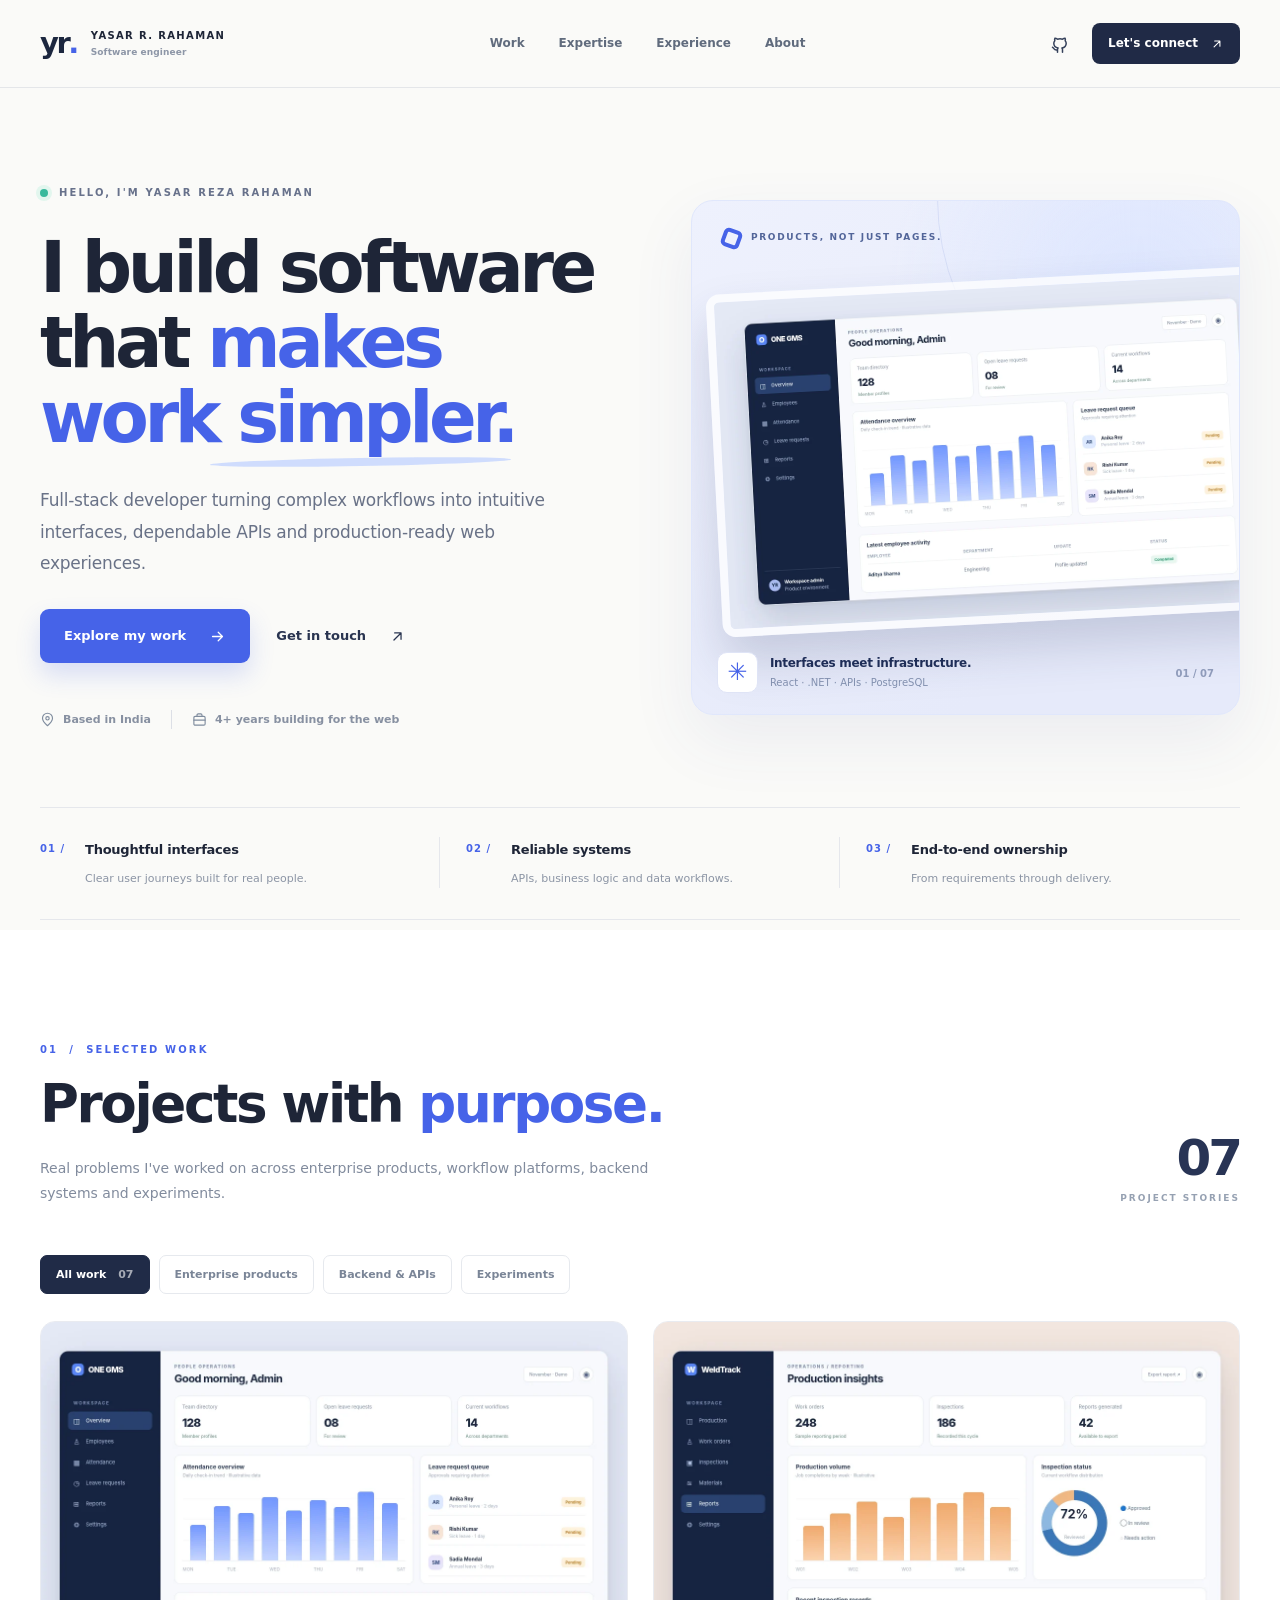
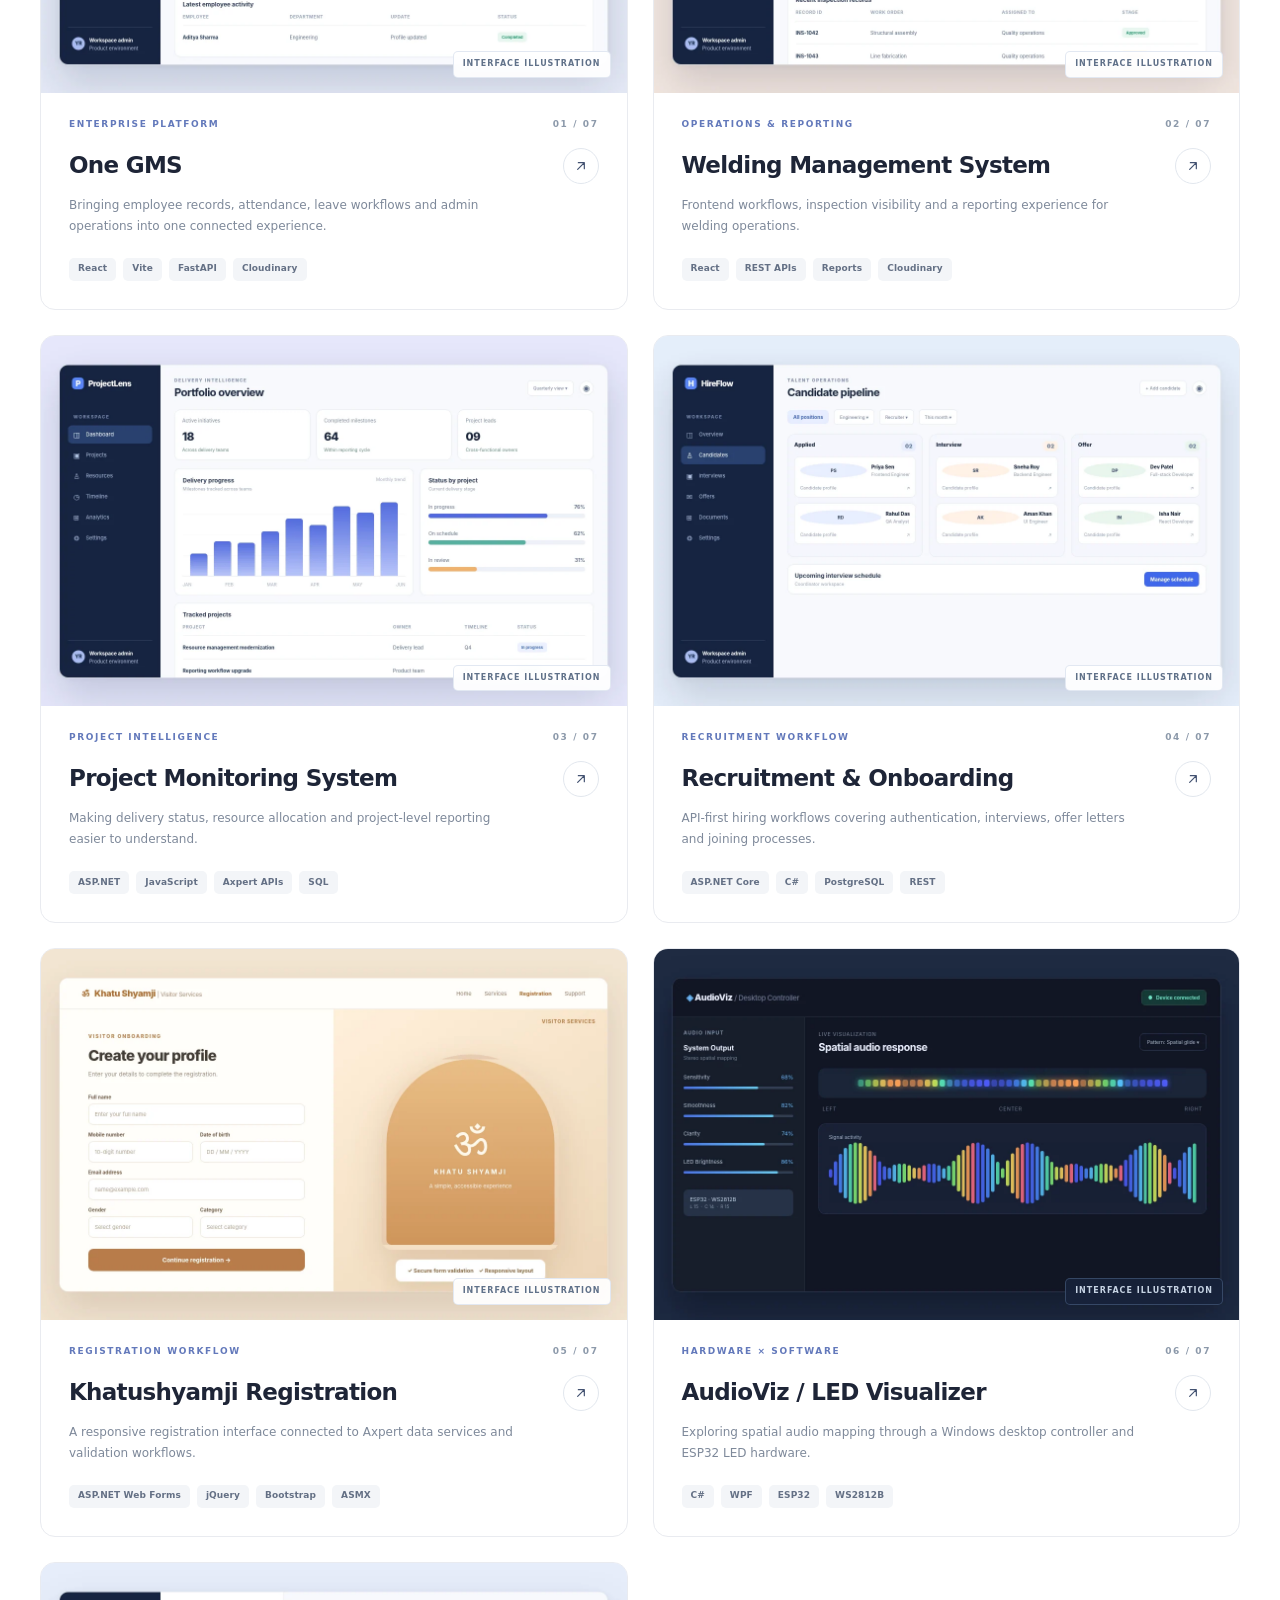
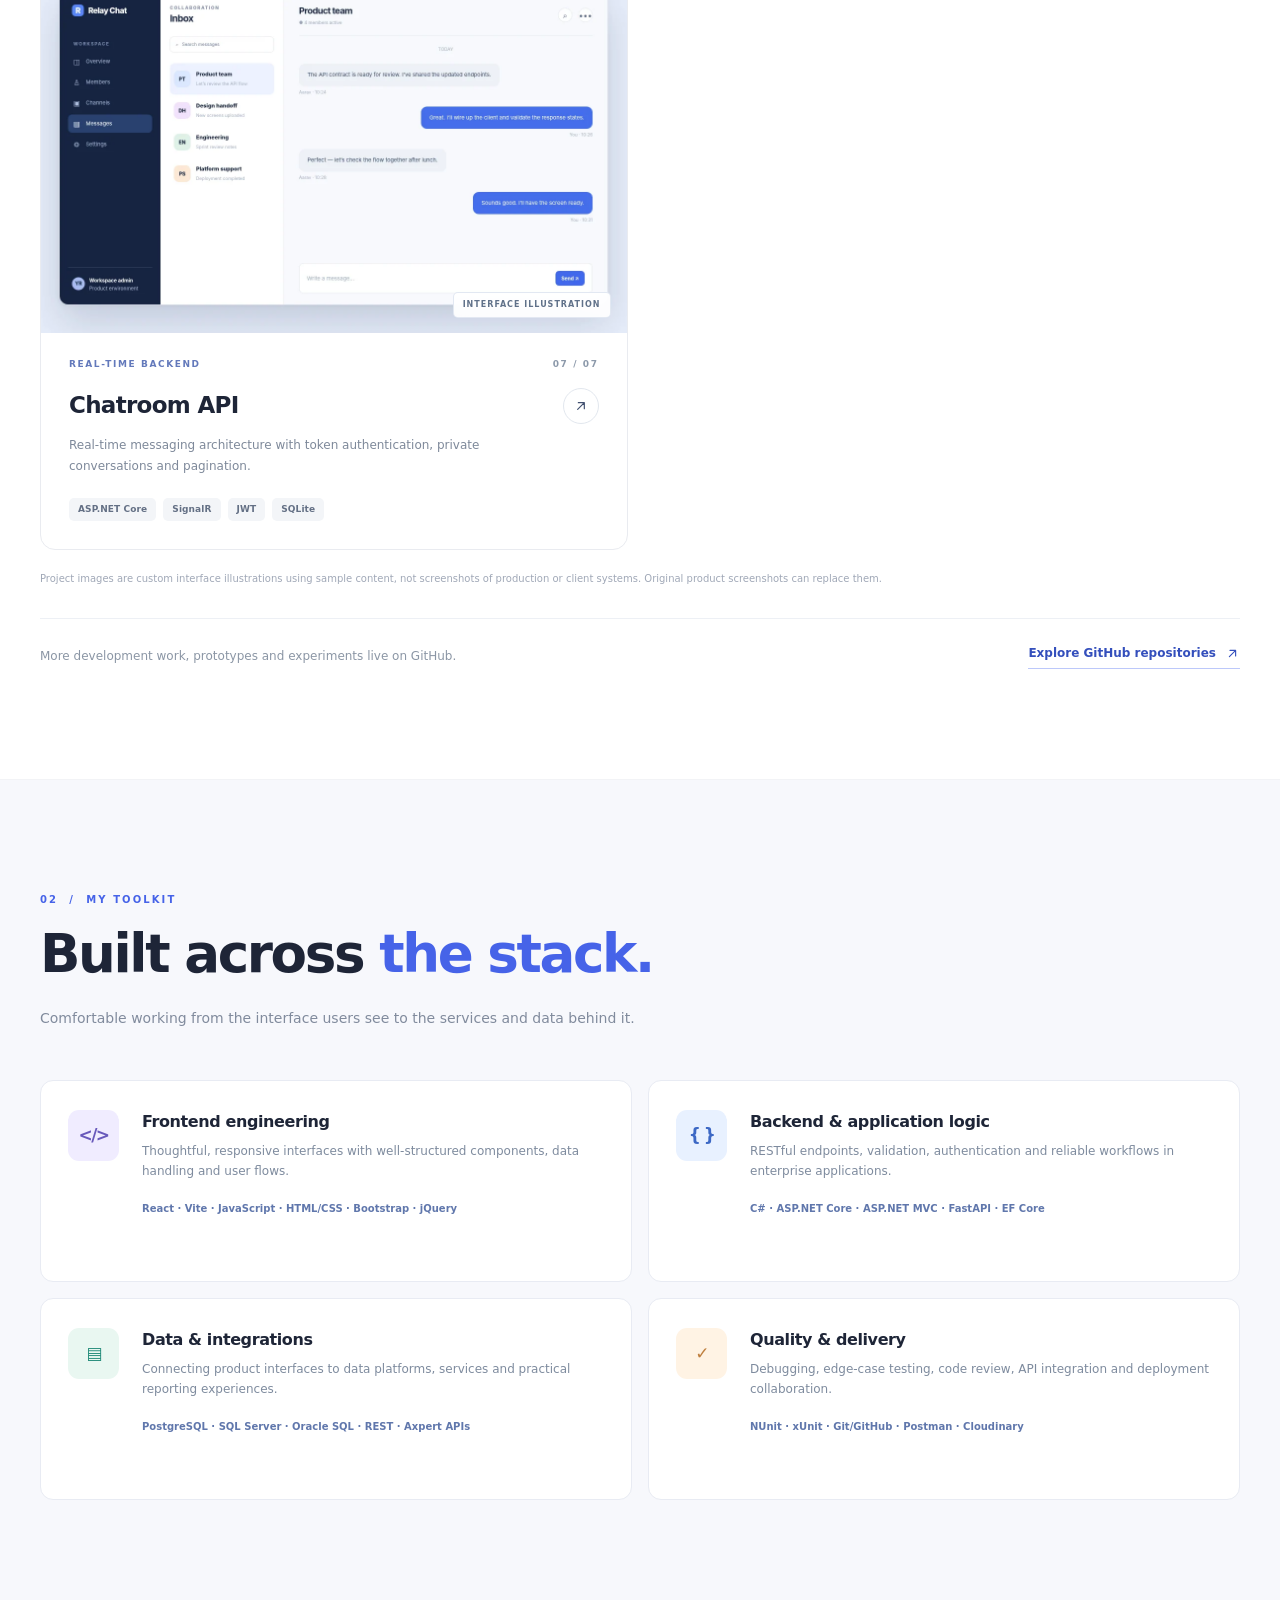
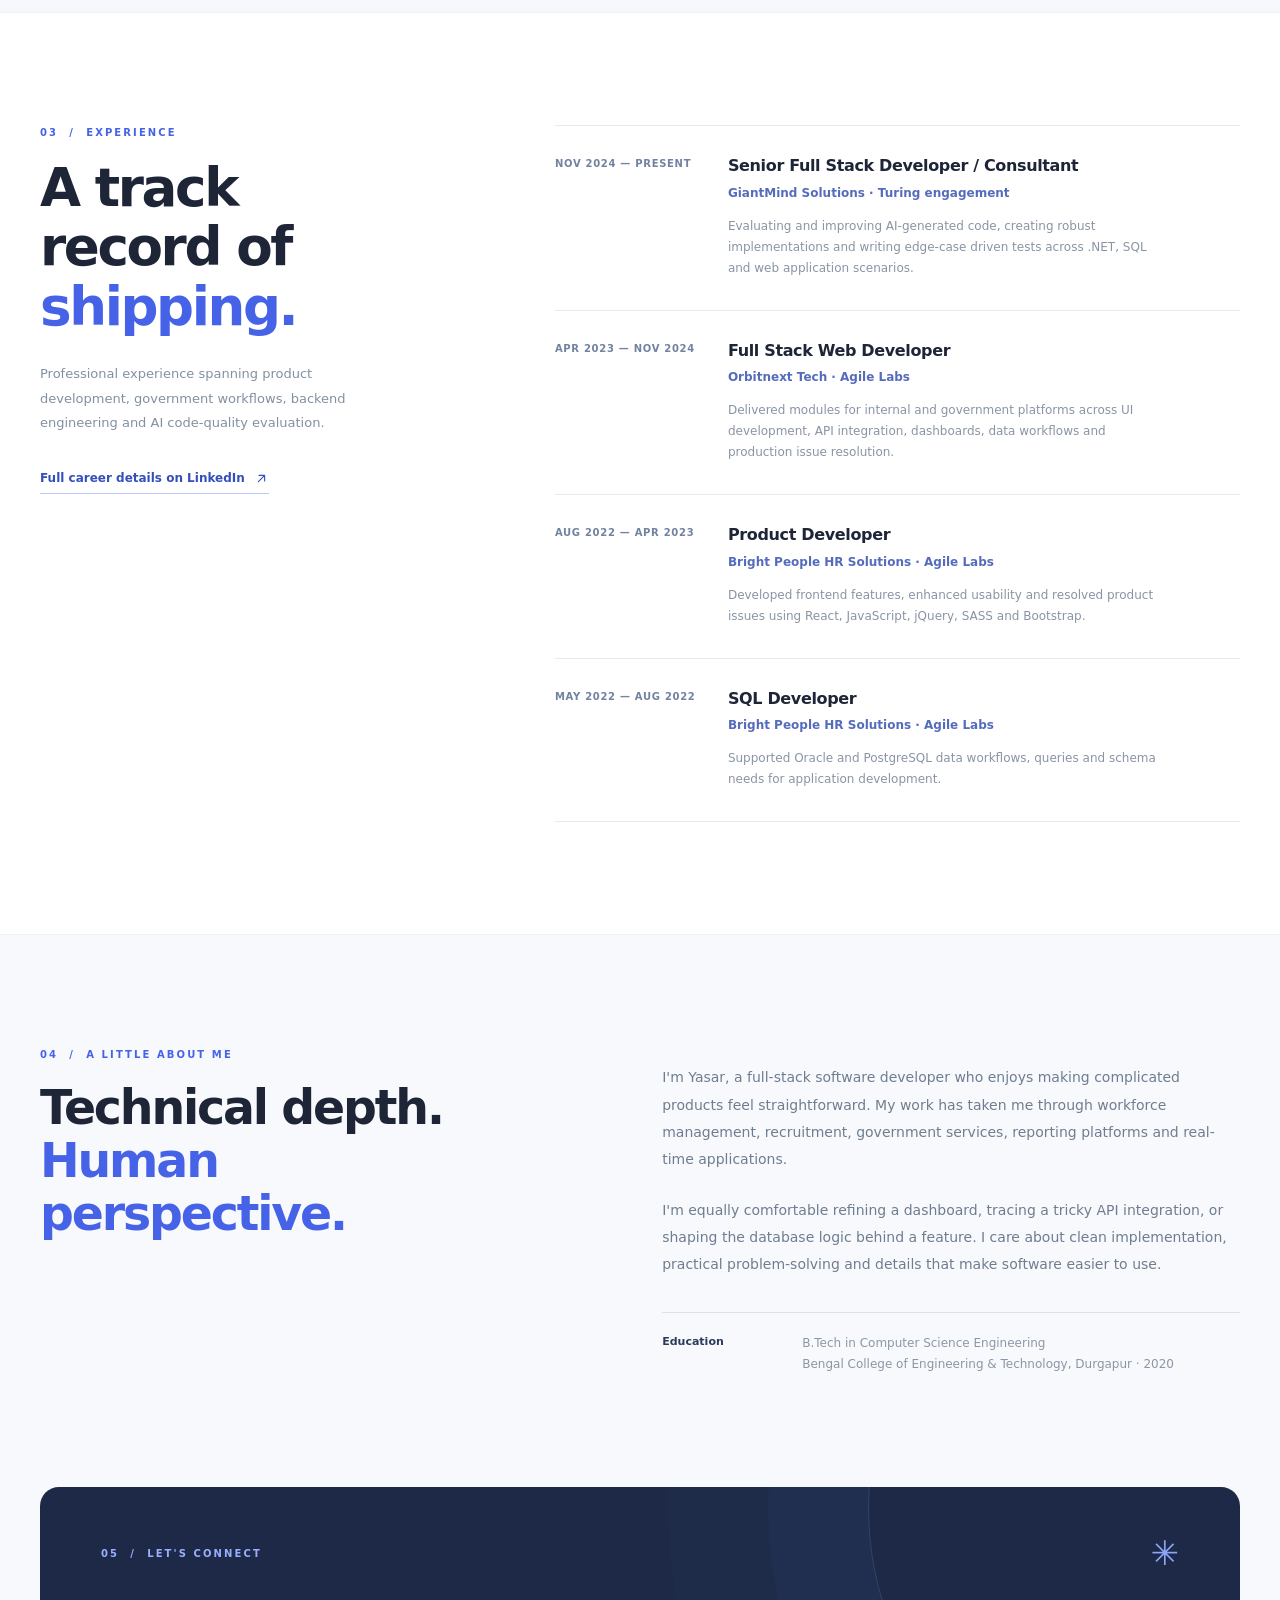
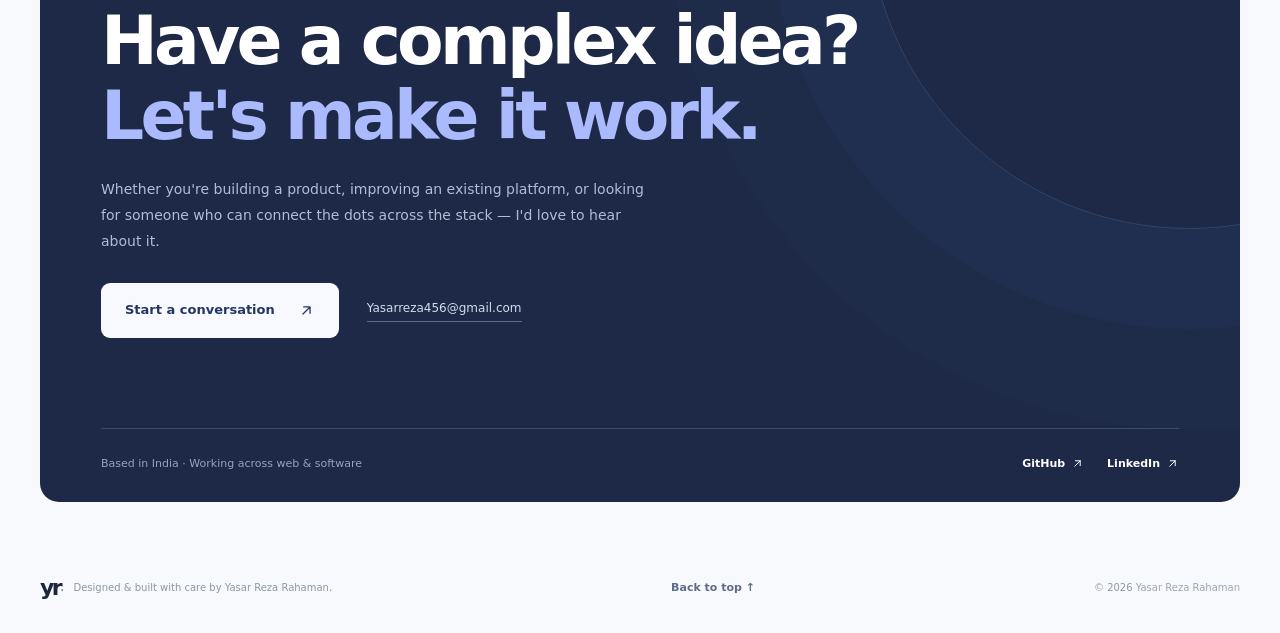
<file: index.html>
<!doctype html>
<html lang="en">
<head>
  <meta charset="utf-8">
  <meta name="viewport" content="width=device-width, initial-scale=1">
  <meta name="theme-color" content="#fafaf8">
  <meta name="description" content="Yasar Reza Rahaman — Full Stack Developer building production-focused web applications with React, ASP.NET Core, C#, APIs and PostgreSQL. Selected projects, experience and contact.">
  <meta property="og:type" content="website">
  <meta property="og:title" content="Yasar Reza Rahaman — Full Stack Developer">
  <meta property="og:description" content="Engineering digital products that work beautifully. Explore enterprise applications, dashboards, API systems and side projects.">
  <meta property="og:image" content="https://yasar-reza-rahaman-portfolio.onrender.com/assets/portfolio-og.webp">
  <meta property="og:url" content="https://yasar-reza-rahaman-portfolio.onrender.com">
  <link rel="icon" href="assets/favicon.svg" type="image/svg+xml">
  <title>Yasar Reza Rahaman — Full Stack Developer</title>
  <link rel="stylesheet" href="styles.css">
  <script src="app.js" defer></script>
</head>
<body>
  <svg class="svg-defs" aria-hidden="true" xmlns="http://www.w3.org/2000/svg">
    <symbol id="ico-arrow" viewBox="0 0 24 24"><path d="M5 12h14m-6-6 6 6-6 6"/></symbol>
    <symbol id="ico-up-right" viewBox="0 0 24 24"><path d="M7 17 17 7M8 7h9v9"/></symbol>
    <symbol id="ico-github" viewBox="0 0 24 24"><path d="M9 19c-4.3 1.4-4.3-2.6-6-3m12 6v-3.1a2.7 2.7 0 0 0-.75-2.12c2.52-.28 5.18-1.23 5.18-5.61A4.36 4.36 0 0 0 18.2 8.1a4.06 4.06 0 0 0-.08-3.05S17.16 4.77 15 6.2a11.8 11.8 0 0 0-6 0C6.84 4.77 5.88 5.05 5.88 5.05a4.06 4.06 0 0 0-.08 3.05 4.36 4.36 0 0 0-1.23 3.07c0 4.37 2.66 5.33 5.18 5.61A2.7 2.7 0 0 0 9 18.9V22"/></symbol>
    <symbol id="ico-linkedin" viewBox="0 0 24 24"><rect x="3" y="8" width="4" height="13" rx="1"/><circle cx="5" cy="4" r="1.5"/><path d="M11 21V8h4v2.3c.7-1.5 2-2.4 3.7-2.4 3.5 0 3.3 2.5 3.3 5.7V21h-4v-7c0-1.4-.2-2.7-1.8-2.7s-2.2 1.3-2.2 2.7v7z"/></symbol>
    <symbol id="ico-mail" viewBox="0 0 24 24"><rect x="3" y="5" width="18" height="14" rx="2"/><path d="m4 7 8 6 8-6"/></symbol>
    <symbol id="ico-menu" viewBox="0 0 24 24"><path d="M4 7h16M4 12h16M4 17h16"/></symbol>
    <symbol id="ico-close" viewBox="0 0 24 24"><path d="m5 5 14 14M19 5 5 19"/></symbol>
    <symbol id="ico-check" viewBox="0 0 24 24"><path d="m5 12 4 4L19 6"/></symbol>
    <symbol id="ico-briefcase" viewBox="0 0 24 24"><rect x="3" y="7" width="18" height="14" rx="2"/><path d="M8 7V5a2 2 0 0 1 2-2h4a2 2 0 0 1 2 2v2M3 13h18"/></symbol>
    <symbol id="ico-location" viewBox="0 0 24 24"><path d="M20 10c0 5-8 12-8 12S4 15 4 10a8 8 0 1 1 16 0Z"/><circle cx="12" cy="10" r="2.7"/></symbol>
  </svg>
  <a class="skip-link" href="#main">Skip to content</a>
  <header class="site-header" id="top">
    <div class="container header-inner">
      <a class="logo" href="#top" aria-label="Yasar Reza Rahaman home"><span class="logo-mark">yr<span>.</span></span><span class="logo-label">YASAR R. RAHAMAN <small>Software engineer</small></span></a>
      <nav class="desktop-nav" aria-label="Main navigation"><a href="#work">Work</a><a href="#expertise">Expertise</a><a href="#experience">Experience</a><a href="#about">About</a></nav>
      <div class="header-actions"><a class="header-social" href="https://github.com/Yasar75" target="_blank" rel="noopener noreferrer" aria-label="GitHub profile"><svg><use href="#ico-github"/></svg></a><a class="header-cta" href="#contact">Let's connect <svg><use href="#ico-up-right"/></svg></a><button class="menu-toggle" type="button" aria-label="Open navigation" aria-expanded="false" aria-controls="mobile-nav"><svg><use href="#ico-menu"/></svg></button></div>
    </div>
    <nav class="mobile-nav" id="mobile-nav" aria-label="Mobile navigation" hidden><a href="#work">Selected work</a><a href="#expertise">Expertise</a><a href="#experience">Experience</a><a href="#about">About</a><a href="#contact">Get in touch</a></nav>
  </header>

  <main id="main">
    <section class="hero-section" aria-labelledby="hero-heading">
      <div class="container hero-layout">
        <div class="hero-copy">
          <div class="eyebrow hero-eyebrow"><span class="live-dot"></span> HELLO, I'M YASAR REZA RAHAMAN</div>
          <h1 id="hero-heading">I build software that <em>makes work simpler.</em></h1>
          <p class="hero-desc">Full-stack developer turning complex workflows into intuitive interfaces, dependable APIs and production-ready web experiences.</p>
          <div class="hero-actions"><a class="btn btn-primary" href="#work">Explore my work <svg><use href="#ico-arrow"/></svg></a><a class="btn btn-text" href="#contact">Get in touch <svg><use href="#ico-up-right"/></svg></a></div>
          <div class="hero-meta"><span><svg><use href="#ico-location"/></svg> Based in India</span><span class="meta-divide"></span><span><svg><use href="#ico-briefcase"/></svg> 4+ years building for the web</span></div>
        </div>
        <div class="hero-art" aria-label="Illustrative enterprise dashboard from selected work">
          <div class="hero-art-top"><span class="corner-shape"></span><span class="mini-eyebrow">PRODUCTS, NOT JUST PAGES.</span></div>
          <div class="hero-picture"><img src="assets/one-gms.webp" alt="Illustrated enterprise workforce management dashboard with attendance charts, leave requests and summary cards" fetchpriority="high" width="1240" height="750"></div>
          <div class="hero-art-foot"><div class="art-dot-icon">✳</div><div><strong>Interfaces meet infrastructure.</strong><span>React · .NET · APIs · PostgreSQL</span></div><span class="art-index">01 / 07</span></div>
        </div>
      </div>
      <div class="container capabilities"><div><span class="cap-no">01 /</span><div><strong>Thoughtful interfaces</strong><p>Clear user journeys built for real people.</p></div></div><div><span class="cap-no">02 /</span><div><strong>Reliable systems</strong><p>APIs, business logic and data workflows.</p></div></div><div><span class="cap-no">03 /</span><div><strong>End-to-end ownership</strong><p>From requirements through delivery.</p></div></div></div>
    </section>

    <section class="work-section section-pad" id="work" aria-labelledby="work-heading">
      <div class="container">
        <div class="section-head work-head"><div><div class="eyebrow section-kicker">01 &nbsp;/&nbsp; SELECTED WORK</div><h2 id="work-heading">Projects with <span>purpose.</span></h2><p>Real problems I've worked on across enterprise products, workflow platforms, backend systems and experiments.</p></div><div class="work-count"><span>07</span><small>PROJECT STORIES</small></div></div>
        <div class="filter-row" role="group" aria-label="Filter projects"><button class="filter is-active" type="button" data-filter="all" aria-pressed="true">All work <span>07</span></button><button class="filter" type="button" data-filter="enterprise" aria-pressed="false">Enterprise products</button><button class="filter" type="button" data-filter="backend" aria-pressed="false">Backend & APIs</button><button class="filter" type="button" data-filter="experiment" aria-pressed="false">Experiments</button></div>
        <div class="project-grid">
          <article class="project-card" data-category="enterprise" data-project="one-gms"><div class="project-picture tint-lilac"><img src="assets/one-gms.webp" alt="Illustrative workforce platform dashboard, not an actual production screenshot" loading="lazy" width="1240" height="750"><span class="picture-label">INTERFACE ILLUSTRATION</span></div><div class="project-info"><div class="project-overline"><span>ENTERPRISE PLATFORM</span><span>01 / 07</span></div><div class="project-title-row"><h3>One GMS</h3><button class="project-open icon-circle" type="button" data-project="one-gms" aria-label="Read the One GMS case study"><svg><use href="#ico-up-right"/></svg></button></div><p>Bringing employee records, attendance, leave workflows and admin operations into one connected experience.</p><div class="tag-row"><span>React</span><span>Vite</span><span>FastAPI</span><span>Cloudinary</span></div></div></article>
          <article class="project-card" data-category="enterprise" data-project="wms"><div class="project-picture tint-peach"><img src="assets/wms.webp" alt="Illustrative welding operations and reporting interface, not a production screenshot" loading="lazy" width="1240" height="750"><span class="picture-label">INTERFACE ILLUSTRATION</span></div><div class="project-info"><div class="project-overline"><span>OPERATIONS & REPORTING</span><span>02 / 07</span></div><div class="project-title-row"><h3>Welding Management System</h3><button class="project-open icon-circle" type="button" data-project="wms" aria-label="Read the Welding Management System case study"><svg><use href="#ico-up-right"/></svg></button></div><p>Frontend workflows, inspection visibility and a reporting experience for welding operations.</p><div class="tag-row"><span>React</span><span>REST APIs</span><span>Reports</span><span>Cloudinary</span></div></div></article>
          <article class="project-card" data-category="enterprise" data-project="pms"><div class="project-picture tint-indigo"><img src="assets/pms.webp" alt="Illustrative project monitoring analytics interface, not a production screenshot" loading="lazy" width="1240" height="750"><span class="picture-label">INTERFACE ILLUSTRATION</span></div><div class="project-info"><div class="project-overline"><span>PROJECT INTELLIGENCE</span><span>03 / 07</span></div><div class="project-title-row"><h3>Project Monitoring System</h3><button class="project-open icon-circle" type="button" data-project="pms" aria-label="Read the Project Monitoring System case study"><svg><use href="#ico-up-right"/></svg></button></div><p>Making delivery status, resource allocation and project-level reporting easier to understand.</p><div class="tag-row"><span>ASP.NET</span><span>JavaScript</span><span>Axpert APIs</span><span>SQL</span></div></div></article>
          <article class="project-card" data-category="backend" data-project="onboarding"><div class="project-picture tint-blue"><img src="assets/onboarding.webp" alt="Illustrative recruitment pipeline with candidates, interviews, and offers, not a production screenshot" loading="lazy" width="1240" height="750"><span class="picture-label">INTERFACE ILLUSTRATION</span></div><div class="project-info"><div class="project-overline"><span>RECRUITMENT WORKFLOW</span><span>04 / 07</span></div><div class="project-title-row"><h3>Recruitment & Onboarding</h3><button class="project-open icon-circle" type="button" data-project="onboarding" aria-label="Read the recruitment and onboarding case study"><svg><use href="#ico-up-right"/></svg></button></div><p>API-first hiring workflows covering authentication, interviews, offer letters and joining processes.</p><div class="tag-row"><span>ASP.NET Core</span><span>C#</span><span>PostgreSQL</span><span>REST</span></div></div></article>
          <article class="project-card" data-category="enterprise" data-project="khatushyam"><div class="project-picture tint-sand"><img src="assets/khatushyam.webp" alt="Illustrative registration form and visitor portal, not a production screenshot" loading="lazy" width="1240" height="750"><span class="picture-label">INTERFACE ILLUSTRATION</span></div><div class="project-info"><div class="project-overline"><span>REGISTRATION WORKFLOW</span><span>05 / 07</span></div><div class="project-title-row"><h3>Khatushyamji Registration</h3><button class="project-open icon-circle" type="button" data-project="khatushyam" aria-label="Read the Khatushyamji Registration case study"><svg><use href="#ico-up-right"/></svg></button></div><p>A responsive registration interface connected to Axpert data services and validation workflows.</p><div class="tag-row"><span>ASP.NET Web Forms</span><span>jQuery</span><span>Bootstrap</span><span>ASMX</span></div></div></article>
          <article class="project-card" data-category="experiment" data-project="audioviz"><div class="project-picture tint-night"><img src="assets/audioviz.webp" alt="Illustrative desktop AudioViz controller with live LED strip and audio spectrum" loading="lazy" width="1240" height="750"><span class="picture-label dark-label">INTERFACE ILLUSTRATION</span></div><div class="project-info"><div class="project-overline"><span>HARDWARE × SOFTWARE</span><span>06 / 07</span></div><div class="project-title-row"><h3>AudioViz / LED Visualizer</h3><button class="project-open icon-circle" type="button" data-project="audioviz" aria-label="Read the AudioViz case study"><svg><use href="#ico-up-right"/></svg></button></div><p>Exploring spatial audio mapping through a Windows desktop controller and ESP32 LED hardware.</p><div class="tag-row"><span>C#</span><span>WPF</span><span>ESP32</span><span>WS2812B</span></div></div></article>
          <article class="project-card" data-category="backend" data-project="chatroom"><div class="project-picture tint-blue"><img src="assets/chatroom.webp" alt="Illustrative private messaging screen with chat channels and conversations" loading="lazy" width="1240" height="750"><span class="picture-label">INTERFACE ILLUSTRATION</span></div><div class="project-info"><div class="project-overline"><span>REAL-TIME BACKEND</span><span>07 / 07</span></div><div class="project-title-row"><h3>Chatroom API</h3><button class="project-open icon-circle" type="button" data-project="chatroom" aria-label="Read the Chatroom API case study"><svg><use href="#ico-up-right"/></svg></button></div><p>Real-time messaging architecture with token authentication, private conversations and pagination.</p><div class="tag-row"><span>ASP.NET Core</span><span>SignalR</span><span>JWT</span><span>SQLite</span></div></div></article>
        </div>
        <p class="visual-disclosure">Project images are custom interface illustrations using sample content, not screenshots of production or client systems. Original product screenshots can replace them.</p>
        <div class="work-footer"><p>More development work, prototypes and experiments live on GitHub.</p><a href="https://github.com/Yasar75?tab=repositories" class="text-link" target="_blank" rel="noopener noreferrer">Explore GitHub repositories <svg><use href="#ico-up-right"/></svg></a></div>
      </div>
    </section>

    <section class="expertise-section section-pad" id="expertise" aria-labelledby="expertise-heading"><div class="container"><div class="section-head"><div><div class="eyebrow section-kicker">02 &nbsp;/&nbsp; MY TOOLKIT</div><h2 id="expertise-heading">Built across <span>the stack.</span></h2><p>Comfortable working from the interface users see to the services and data behind it.</p></div></div><div class="expertise-grid"><div class="expertise-item"><div class="expertise-icon ex-purple">&lt;/&gt;</div><div><h3>Frontend engineering</h3><p>Thoughtful, responsive interfaces with well-structured components, data handling and user flows.</p><div class="expertise-tags">React · Vite · JavaScript · HTML/CSS · Bootstrap · jQuery</div></div></div><div class="expertise-item"><div class="expertise-icon ex-blue">{ }</div><div><h3>Backend & application logic</h3><p>RESTful endpoints, validation, authentication and reliable workflows in enterprise applications.</p><div class="expertise-tags">C# · ASP.NET Core · ASP.NET MVC · FastAPI · EF Core</div></div></div><div class="expertise-item"><div class="expertise-icon ex-green">▤</div><div><h3>Data & integrations</h3><p>Connecting product interfaces to data platforms, services and practical reporting experiences.</p><div class="expertise-tags">PostgreSQL · SQL Server · Oracle SQL · REST · Axpert APIs</div></div></div><div class="expertise-item"><div class="expertise-icon ex-orange">✓</div><div><h3>Quality & delivery</h3><p>Debugging, edge-case testing, code review, API integration and deployment collaboration.</p><div class="expertise-tags">NUnit · xUnit · Git/GitHub · Postman · Cloudinary</div></div></div></div></div></section>

    <section class="experience-section section-pad" id="experience" aria-labelledby="experience-heading"><div class="container experience-layout"><div class="experience-intro"><div class="eyebrow section-kicker">03 &nbsp;/&nbsp; EXPERIENCE</div><h2 id="experience-heading">A track record of <span>shipping.</span></h2><p>Professional experience spanning product development, government workflows, backend engineering and AI code-quality evaluation.</p><a class="text-link" href="https://www.linkedin.com/in/yasar5/" target="_blank" rel="noopener noreferrer">Full career details on LinkedIn <svg><use href="#ico-up-right"/></svg></a></div><div class="timeline"><article class="timeline-entry"><div class="timeline-date">NOV 2024 — PRESENT</div><div><h3>Senior Full Stack Developer / Consultant</h3><p class="employer">GiantMind Solutions · Turing engagement</p><p>Evaluating and improving AI-generated code, creating robust implementations and writing edge-case driven tests across .NET, SQL and web application scenarios.</p></div></article><article class="timeline-entry"><div class="timeline-date">APR 2023 — NOV 2024</div><div><h3>Full Stack Web Developer</h3><p class="employer">Orbitnext Tech · Agile Labs</p><p>Delivered modules for internal and government platforms across UI development, API integration, dashboards, data workflows and production issue resolution.</p></div></article><article class="timeline-entry"><div class="timeline-date">AUG 2022 — APR 2023</div><div><h3>Product Developer</h3><p class="employer">Bright People HR Solutions · Agile Labs</p><p>Developed frontend features, enhanced usability and resolved product issues using React, JavaScript, jQuery, SASS and Bootstrap.</p></div></article><article class="timeline-entry"><div class="timeline-date">MAY 2022 — AUG 2022</div><div><h3>SQL Developer</h3><p class="employer">Bright People HR Solutions · Agile Labs</p><p>Supported Oracle and PostgreSQL data workflows, queries and schema needs for application development.</p></div></article></div></div></section>

    <section class="about-section section-pad" id="about" aria-labelledby="about-heading"><div class="container about-layout"><div><div class="eyebrow section-kicker">04 &nbsp;/&nbsp; A LITTLE ABOUT ME</div><h2 id="about-heading">Technical depth.<br><span>Human perspective.</span></h2></div><div class="about-content"><p>I'm Yasar, a full-stack software developer who enjoys making complicated products feel straightforward. My work has taken me through workforce management, recruitment, government services, reporting platforms and real-time applications.</p><p>I'm equally comfortable refining a dashboard, tracing a tricky API integration, or shaping the database logic behind a feature. I care about clean implementation, practical problem-solving and details that make software easier to use.</p><div class="education-note"><strong>Education</strong><span>B.Tech in Computer Science Engineering<br>Bengal College of Engineering & Technology, Durgapur · 2020</span></div></div></div></section>

    <section class="contact-section" id="contact" aria-labelledby="contact-heading"><div class="container"><div class="contact-box"><div class="contact-top"><span class="eyebrow">05 &nbsp;/&nbsp; LET'S CONNECT</span><span class="contact-asterisk">✳</span></div><h2 id="contact-heading">Have a complex idea?<br><em>Let's make it work.</em></h2><p>Whether you're building a product, improving an existing platform, or looking for someone who can connect the dots across the stack — I'd love to hear about it.</p><div class="contact-actions"><a class="btn btn-light" href="mailto:Yasarreza456@gmail.com?subject=Let's%20connect%20about%20a%20project">Start a conversation <svg><use href="#ico-up-right"/></svg></a><a class="contact-email" href="mailto:Yasarreza456@gmail.com">Yasarreza456@gmail.com</a></div><div class="contact-bottom"><span>Based in India · Working across web & software</span><div><a href="https://github.com/Yasar75" target="_blank" rel="noopener noreferrer">GitHub <svg><use href="#ico-up-right"/></svg></a><a href="https://www.linkedin.com/in/yasar5/" target="_blank" rel="noopener noreferrer">LinkedIn <svg><use href="#ico-up-right"/></svg></a></div></div></div></div></section>
  </main>

  <footer class="site-footer"><div class="container footer-inner"><div><span class="logo-mark footer-logo">yr<span>.</span></span><span>Designed & built with care by Yasar Reza Rahaman.</span></div><a href="#top">Back to top ↑</a><small>© <span id="year">2026</span> Yasar Reza Rahaman</small></div></footer>

  <dialog class="case-dialog" id="case-dialog" aria-labelledby="case-title"><div class="dialog-header"><span class="eyebrow">PROJECT DETAIL / CASE STUDY</span><button type="button" id="dialog-close" class="dialog-close" aria-label="Close case study"><svg><use href="#ico-close"/></svg></button></div><div class="dialog-content" id="dialog-content"></div></dialog>
</body>
</html>
</file>
<file: styles.css>
:root{--bg:#fafaf8;--paper:#ffffff;--ink:#1e2537;--muted:#697287;--line:#e5e7ec;--blue:#4663e8;--blue-soft:#e9edff;--dark:#17213c;--shadow:0 20px 60px rgba(38,45,79,.07);--radius:15px}
*{box-sizing:border-box}html{scroll-behavior:smooth;scroll-padding-top:100px}body{margin:0;background:var(--bg);color:var(--ink);font-family:Inter,'Segoe UI',system-ui,-apple-system,BlinkMacSystemFont,sans-serif;font-size:16px;line-height:1.55;-webkit-font-smoothing:antialiased}::selection{background:#dce4ff;color:#162543}button,input{font:inherit}button,a{-webkit-tap-highlight-color:transparent}button{cursor:pointer}a{color:inherit;text-decoration:none}svg{width:20px;height:20px;fill:none;stroke:currentColor;stroke-width:1.8;stroke-linecap:round;stroke-linejoin:round;flex-shrink:0}.svg-defs{position:absolute;width:0;height:0;overflow:hidden}.container{width:min(1216px,calc(100% - 80px));margin:0 auto}.skip-link{position:absolute;top:-70px;left:24px;padding:12px 18px;background:var(--ink);color:white;z-index:999}.skip-link:focus{top:10px}a:focus-visible,button:focus-visible{outline:3px solid #6e87ff;outline-offset:4px}.site-header{height:88px;position:sticky;top:0;z-index:50;background:rgba(250,250,248,.94);border-bottom:1px solid rgba(225,227,232,.89);backdrop-filter:blur(16px);-webkit-backdrop-filter:blur(16px)}.header-inner{height:100%;display:flex;align-items:center;justify-content:space-between;gap:30px}.logo{display:flex;align-items:center;gap:14px;min-width:205px}.logo-mark{display:inline-flex;align-items:center;font-family:Inter,system-ui,sans-serif;font-weight:900;font-size:29px;line-height:1;letter-spacing:-2.5px;color:#1c273f}.logo-mark span{color:var(--blue)}.logo-label{font-size:10px;letter-spacing:1.35px;font-weight:800;line-height:1.35;white-space:nowrap}.logo-label small{font-size:9px;letter-spacing:.1px;display:block;color:#8d96a7;font-weight:550;margin-top:3px}.desktop-nav{display:flex;align-items:center;gap:34px;margin:auto}.desktop-nav a{font-size:12px;font-weight:680;color:#606b7d;transition:color .2s}.desktop-nav a:hover{color:var(--blue)}.header-actions{display:flex;align-items:center;gap:22px}.header-social{display:grid;place-items:center;color:#35415b}.header-social svg{width:20px;height:20px}.header-social:hover{color:var(--blue)}.header-cta{background:#202a46;color:white;display:flex;align-items:center;gap:12px;border-radius:8px;padding:11px 16px;font-size:12px;font-weight:700;transition:transform .2s,background .2s}.header-cta:hover{background:var(--blue);transform:translateY(-2px)}.header-cta svg{width:14px;height:14px}.menu-toggle{display:none;background:transparent;border:0;padding:9px;color:var(--ink)}.mobile-nav{display:none}.eyebrow{font-size:10px;font-weight:750;letter-spacing:2.1px;text-transform:uppercase;color:var(--blue)}
.hero-section{padding:0 0 10px;overflow:hidden}.hero-layout{min-height:690px;padding:97px 0 78px;display:grid;grid-template-columns:minmax(0,1.04fr) minmax(0,.96fr);gap:56px;align-items:center}.hero-copy{position:relative;z-index:1}.hero-eyebrow{display:flex;align-items:center;gap:11px;color:#67718b;margin-bottom:30px}.live-dot{display:inline-block;width:8px;height:8px;border-radius:50%;background:#38b99c;box-shadow:0 0 0 4px #e2f6ee;animation:breathe 2.4s ease-in-out infinite}@keyframes breathe{50%{box-shadow:0 0 0 7px #e2f6ee}}h1,h2,h3,h4{line-height:1.13;letter-spacing:-.045em}h1{font-size:clamp(52px,5.5vw,79px);line-height:1.07;letter-spacing:-.063em;font-weight:760;margin:0;max-width:650px}h1 em{font-style:normal;color:var(--blue);position:relative}h1 em::after{content:"";position:absolute;left:1%;right:1%;bottom:-7px;height:8px;background:#bed0ff;border-radius:50%;transform:rotate(-1deg);opacity:.7;z-index:-1}.hero-desc{font-size:17px;line-height:1.84;color:var(--muted);max-width:540px;margin:29px 0 30px;letter-spacing:-.013em}.hero-actions{display:flex;gap:20px;align-items:center;flex-wrap:wrap}.btn{display:inline-flex;align-items:center;justify-content:center;gap:23px;border:1px solid transparent;padding:16px 23px;font-size:13px;font-weight:750;border-radius:9px;transition:transform .2s,box-shadow .2s,background .2s}.btn svg{width:17px;height:17px;transition:transform .2s}.btn:hover{transform:translateY(-3px)}.btn:hover svg{transform:translateX(3px)}.btn-primary{background:var(--blue);color:white;box-shadow:0 12px 24px rgba(61,94,233,.18)}.btn-primary:hover{background:#3754d8;box-shadow:0 16px 28px rgba(61,94,233,.22)}.btn-text{background:transparent;color:#293450;padding-left:5px}.btn-text:hover{color:var(--blue)}.hero-meta{display:flex;align-items:center;gap:20px;flex-wrap:wrap;margin-top:47px;font-size:11px;color:#8790a1;font-weight:630}.hero-meta span{display:inline-flex;align-items:center;gap:8px}.hero-meta svg{width:15px;height:15px;stroke:#7f8c9e}.hero-meta .meta-divide{width:1px;height:19px;background:#dcdfe6;padding:0}.hero-art{height:515px;position:relative;background:radial-gradient(circle at 82% 18%,#dde6ff 0,transparent 41%),linear-gradient(145deg,#eef1fd,#e6eafa 78%);border:1px solid #e0e7fc;border-radius:22px;overflow:hidden;display:flex;flex-direction:column;box-shadow:0 25px 65px rgba(65,78,152,.08)}.hero-art:after{content:"";position:absolute;width:500px;height:500px;border:1px solid #d1daf5;border-radius:50%;top:-254px;right:-200px;opacity:.8;pointer-events:none}.hero-art-top{padding:28px 30px 20px;display:flex;align-items:center;gap:10px}.corner-shape{width:19px;height:19px;display:block;border:4px solid var(--blue);border-radius:5px;transform:rotate(20deg)}.mini-eyebrow{font-size:9px;font-weight:800;letter-spacing:1.7px;color:#526599}.hero-picture{position:relative;z-index:1;margin:auto -42px auto 22px;transform:rotate(-3deg);transition:transform .45s ease}.hero-art:hover .hero-picture{transform:rotate(-1.3deg) translateY(-5px)}.hero-picture img{width:100%;height:auto;display:block;border:8px solid rgba(255,255,255,.74);border-radius:13px;box-shadow:0 26px 48px rgba(40,51,97,.18);aspect-ratio:1240/750;object-fit:cover}.hero-art-foot{display:flex;align-items:center;gap:12px;padding:16px 25px 21px;position:relative;z-index:2}.art-dot-icon{display:grid;place-items:center;width:41px;height:41px;background:white;border:1px solid #dfe4f6;color:var(--blue);border-radius:10px;font-size:24px}.hero-art-foot strong{display:block;color:#1e2d57;font-size:12px;letter-spacing:-.3px}.hero-art-foot span{display:block;font-size:10px;color:#818fae;margin-top:3px}.hero-art-foot .art-index{margin-left:auto;color:#8f9bba;font-size:10px;font-weight:750}.capabilities{border-top:1px solid var(--line);border-bottom:1px solid var(--line);display:grid;grid-template-columns:repeat(3,1fr);padding:29px 0 31px}.capabilities>div{display:flex;gap:20px;min-width:0;padding:0 26px;border-right:1px solid var(--line)}.capabilities>div:first-child{padding-left:0}.capabilities>div:last-child{border-right:0}.cap-no{font-size:10px;color:var(--blue);font-weight:800;line-height:2.3;letter-spacing:1px}.capabilities strong{font-size:13px;font-weight:800;letter-spacing:-.25px}.capabilities p{font-size:11px;line-height:1.6;margin:8px 0 0;color:#8b94a4}
.section-pad{padding:112px 0}.work-section{background:#fff;padding-bottom:110px}.section-head{display:flex;align-items:end;justify-content:space-between;gap:30px;margin-bottom:49px}.section-kicker{margin-bottom:18px}.section-head h2,.experience-intro h2,.about-layout h2{font-size:clamp(37px,4.15vw,58px);font-weight:760;line-height:1.12;margin:0}.section-head h2 span,.experience-intro h2 span,.about-layout h2 span{color:var(--blue)}.section-head p{color:#818b9d;font-size:14px;line-height:1.8;max-width:650px;margin:21px 0 0}.work-count{text-align:right;display:flex;flex-direction:column;align-items:end;color:#283455}.work-count span{font-weight:730;line-height:1;font-size:50px;letter-spacing:-3px}.work-count small{font-size:9px;letter-spacing:2px;font-weight:800;color:#96a1b2;margin-top:9px}.filter-row{display:flex;align-items:center;gap:9px;flex-wrap:wrap;margin-bottom:27px}.filter{border:1px solid #e6e9ee;background:#fff;border-radius:7px;padding:10px 15px;color:#7a8597;font-size:11px;font-weight:730;transition:background .2s,color .2s,border-color .2s}.filter span{opacity:.6;margin-left:8px}.filter:hover{border-color:#c9d4fa;color:#3a56bd}.filter.is-active{background:#202b47;border-color:#202b47;color:white}.project-grid{display:grid;grid-template-columns:repeat(2,minmax(0,1fr));gap:25px}.project-card{background:#fff;border:1px solid #e9ebf0;border-radius:15px;overflow:hidden;min-width:0;transition:transform .25s,box-shadow .25s,border-color .25s}.project-card:hover{transform:translateY(-5px);border-color:#cfd7f2;box-shadow:var(--shadow)}.project-card[hidden]{display:none!important}.project-picture{aspect-ratio:1.58;overflow:hidden;position:relative;display:grid;place-items:center}.project-picture img{display:block;width:100%;height:100%;object-fit:cover;transition:transform .5s}.project-card:hover .project-picture img{transform:scale(1.042)}.tint-lilac{background:#e6eafa}.tint-peach{background:#f5e8dd}.tint-indigo{background:#ebecfb}.tint-blue{background:#e5edfb}.tint-sand{background:#f9ecdb}.tint-night{background:#25304d}.picture-label{position:absolute;right:16px;bottom:15px;background:rgba(255,255,255,.93);color:#607189;border:1px solid rgba(222,229,241,.87);backdrop-filter:blur(8px);border-radius:5px;padding:6px 9px;font-size:8px;letter-spacing:1px;font-weight:850}.picture-label.dark-label{background:rgba(24,36,60,.85);border-color:rgba(113,141,184,.35);color:#c5d2e2}.project-info{padding:25px 28px 28px}.project-overline{display:flex;align-items:center;justify-content:space-between;gap:15px;font-size:9px;font-weight:790;letter-spacing:1.6px;color:#8c99aa}.project-overline span:first-child{color:#6379bb}.project-title-row{display:flex;align-items:center;justify-content:space-between;gap:10px;margin:16px 0 11px}.project-title-row h3{font-size:23px;letter-spacing:-.7px;line-height:1.2;font-weight:760;margin:0}.icon-circle{width:36px;height:36px;border:1px solid #e2e7ee;border-radius:50%;background:white;display:grid;place-items:center;flex-shrink:0;color:#435271;transition:color .2s,background .2s,transform .2s}.icon-circle svg{width:16px;height:16px}.icon-circle:hover{color:#fff;background:var(--blue);transform:rotate(10deg)}.project-info p{font-size:12px;color:#7e899a;line-height:1.75;max-width:460px;margin:0 0 21px}.tag-row{display:flex;flex-wrap:wrap;gap:7px}.tag-row span{display:inline-flex;align-items:center;min-height:23px;padding:4px 9px;border-radius:5px;background:#f3f5f8;color:#647085;font-size:9px;font-weight:700;letter-spacing:.1px}.visual-disclosure{font-size:10px;color:#a0a8b7;line-height:1.7;margin:20px 0 0}.work-footer{display:flex;align-items:center;justify-content:space-between;gap:20px;border-top:1px solid #edf0f5;margin-top:31px;padding-top:25px}.work-footer p{margin:0;color:#8b96a5;font-size:12px}.text-link{display:inline-flex;align-items:center;gap:9px;font-size:12px;font-weight:790;color:#344fbc;white-space:nowrap;border-bottom:1px solid #bcc8fa;padding-bottom:5px;transition:gap .2s}.text-link:hover{gap:14px}.text-link svg{width:15px;height:15px}
.expertise-section{background:#f7f8fc;border-top:1px solid #f2f3f6;border-bottom:1px solid #f0f2f6}.expertise-grid{display:grid;grid-template-columns:repeat(2,minmax(0,1fr));gap:16px}.expertise-item{display:flex;gap:23px;background:white;border:1px solid #e8ebf3;border-radius:13px;padding:29px 27px 27px;min-height:202px}.expertise-icon{width:51px;height:51px;display:grid;place-items:center;flex-shrink:0;font-weight:850;font-size:17px;letter-spacing:-1.5px;border-radius:11px}.ex-purple{color:#6859bb;background:#f0ecff}.ex-blue{color:#3c68c5;background:#e8f1ff}.ex-green{color:#268d7b;background:#e9f7f1}.ex-orange{color:#bf7f3e;background:#fff3e4}.expertise-item h3{font-size:16px;font-weight:770;letter-spacing:-.4px;margin:3px 0 10px}.expertise-item p{font-size:12px;line-height:1.7;color:#7e8b9e;margin:0 0 18px}.expertise-tags{font-size:10px;color:#6077ac;font-weight:730;line-height:1.8}
.experience-section{background:#fff}.experience-layout{display:grid;grid-template-columns:.76fr 1.24fr;gap:95px}.experience-intro h2{max-width:380px}.experience-intro>p{font-size:13px;color:#8390a1;line-height:1.9;max-width:330px;margin:25px 0 29px}.timeline{border-top:1px solid #e8ebf0}.timeline-entry{display:grid;grid-template-columns:146px 1fr;gap:27px;border-bottom:1px solid #e8ebf0;padding:29px 0 31px}.timeline-date{font-size:10px;line-height:1.7;letter-spacing:.7px;font-weight:780;color:#7183a1}.timeline-entry h3{font-size:16px;letter-spacing:-.35px;line-height:1.35;margin:0}.employer{font-size:12px;font-weight:730!important;color:#556cbd!important;margin:6px 0 12px!important}.timeline-entry p{color:#8994a4;line-height:1.75;font-size:12px;margin:0;max-width:440px}
.about-section{background:#f8f9fc;border-top:1px solid #f0f2f5}.about-layout{display:grid;grid-template-columns:.92fr 1.08fr;gap:130px}.about-layout h2{font-size:clamp(35px,3.7vw,55px)}.about-content{padding-top:17px}.about-content>p{color:#6f7d90;font-size:14px;line-height:1.94;margin:0 0 24px}.education-note{border-top:1px solid #dce2ed;padding-top:20px;margin-top:34px;display:grid;grid-template-columns:125px 1fr;gap:15px}.education-note strong{font-size:11px;font-weight:780;color:#293a5c}.education-note span{font-size:12px;line-height:1.75;color:#8b97a6}
.contact-section{background:#f8f9fc;padding:0 0 75px}.contact-box{background:#1d2947;color:white;border-radius:19px;padding:49px 61px 30px;position:relative;overflow:hidden}.contact-box:before{content:"";position:absolute;width:640px;height:640px;border-radius:50%;right:-270px;top:-300px;border:1px solid #334467;box-shadow:0 0 0 100px rgba(63,82,125,.085),0 0 0 200px rgba(63,82,125,.06);pointer-events:none}.contact-top{display:flex;align-items:center;justify-content:space-between}.contact-top .eyebrow{color:#98afff}.contact-asterisk{font-size:34px;color:#8ea6fa;line-height:1}.contact-box h2{font-size:clamp(38px,5.3vw,72px);font-weight:740;line-height:1.1;max-width:850px;letter-spacing:-.055em;margin:34px 0 23px;position:relative}.contact-box h2 em{font-style:normal;color:#aabafd}.contact-box>p{color:#b0bdd5;font-size:14px;line-height:1.85;max-width:550px;margin:0 0 29px;position:relative}.contact-actions{display:flex;align-items:center;gap:28px;flex-wrap:wrap;position:relative}.btn-light{background:#f8f9ff;color:#253761}.btn-light:hover{background:#e5ecff}.contact-email{font-size:12px;color:#d4dbee;border-bottom:1px solid rgba(255,255,255,.3);padding-bottom:3px}.contact-bottom{margin-top:90px;border-top:1px solid #3d4b69;padding-top:26px;display:flex;align-items:center;justify-content:space-between;gap:20px;position:relative}.contact-bottom>span{font-size:11px;color:#93a4c0}.contact-bottom>div{display:flex;gap:23px}.contact-bottom a{display:flex;align-items:center;gap:6px;font-size:11px;font-weight:700}.contact-bottom a:hover{color:#a9bcff}.contact-bottom svg{width:13px;height:13px}
.site-footer{background:#f8f9fc;padding:0 0 34px}.footer-inner{display:flex;align-items:center;justify-content:space-between;gap:20px}.footer-inner>div{display:flex;align-items:center;gap:12px}.footer-logo{font-size:22px}.footer-inner span:not(.logo-mark){font-size:10px;color:#8d97a7}.footer-inner>a{font-size:11px;font-weight:700;color:#5d6c87}.footer-inner>a:hover{color:var(--blue)}.footer-inner small{color:#9da6b3;font-size:10px}
.case-dialog{position:fixed;top:50%;left:50%;transform:translate(-50%,-50%);width:min(835px,calc(100% - 30px));max-height:min(90vh,950px);margin:0;border:1px solid #e3e8f2;border-radius:17px;padding:0;background:white;color:var(--ink);box-shadow:0 35px 115px rgba(6,13,28,.25);overscroll-behavior:contain}.case-dialog::backdrop{background:rgba(14,24,48,.63);backdrop-filter:blur(7px)}.dialog-header{position:sticky;top:0;display:flex;align-items:center;justify-content:space-between;padding:16px 25px;background:rgba(255,255,255,.97);z-index:2;border-bottom:1px solid #eef0f5}.dialog-header .eyebrow{font-size:9px}.dialog-close{background:#f5f6f9;border:0;border-radius:8px;width:33px;height:33px;display:grid;place-items:center}.dialog-close:hover{background:#e8ebf6}.dialog-close svg{width:17px;height:17px}.dialog-content{padding:24px 27px 30px}.dialog-art{width:100%;aspect-ratio:1.75;object-fit:cover;display:block;border-radius:10px;border:1px solid #e7eaf2}.dialog-kicker{margin:24px 0 11px;font-size:10px;font-weight:770;letter-spacing:1.3px;color:#627ab4}.dialog-content h2{font-size:33px;margin:0 0 15px}.dialog-intro{font-size:14px;line-height:1.75;color:#68788d}.dialog-data{display:grid;grid-template-columns:1fr 1fr;gap:15px;margin:25px 0}.dialog-data>div{background:#f6f7fb;padding:17px;border-radius:9px}.dialog-data strong{font-size:10px;font-weight:800;color:#6b7d9c;letter-spacing:1.1px;display:block;margin-bottom:11px;text-transform:uppercase}.dialog-data p{font-size:12px;line-height:1.75;color:#435169;margin:0}.dialog-label{font-size:10px;letter-spacing:1.3px;text-transform:uppercase;color:#7786a0;font-weight:800;margin:22px 0 12px}.dialog-chips{display:flex;flex-wrap:wrap;gap:7px}.dialog-chips span{font-size:10px;padding:7px 10px;border-radius:6px;background:#edf1fa;color:#536c9f}.dialog-links{display:flex;gap:12px;margin-top:25px}.dialog-links a{background:#25365f;color:white;font-size:11px;font-weight:750;padding:12px 16px;border-radius:8px;display:inline-flex;align-items:center;gap:9px}.dialog-links a:hover{background:var(--blue)}.dialog-links svg{width:15px;height:15px}.dialog-caption{font-size:10px;color:#a2aaba;margin:10px 0 0}
@media(max-width:1100px){.container{width:min(100% - 50px,1150px)}.hero-layout{gap:33px}.hero-art{height:470px}.hero-picture{margin-right:-42px}.hero-meta{gap:12px}.experience-layout{gap:55px}.about-layout{gap:60px}.logo{min-width:170px}.desktop-nav{gap:20px}.site-header{height:80px}}
@media(max-width:850px){.container{width:calc(100% - 44px)}.site-header{height:73px}.desktop-nav,.header-social,.header-cta{display:none}.menu-toggle{display:grid;place-items:center}.menu-toggle svg{width:24px;height:24px}.logo-label{font-size:9px}.mobile-nav{display:flex;flex-direction:column;position:absolute;top:73px;left:0;right:0;padding:14px 22px 21px;background:#fff;border-bottom:1px solid var(--line);box-shadow:0 12px 25px rgba(28,37,57,.06)}.mobile-nav[hidden]{display:none}.mobile-nav a{padding:12px 8px;border-bottom:1px solid #f3f4f7;font-size:14px;font-weight:700}.hero-layout{grid-template-columns:1fr;gap:40px;padding:69px 0 65px}.hero-copy{max-width:700px}.hero-copy h1{max-width:680px;font-size:clamp(49px,8vw,73px)}.hero-art{height:465px;max-width:700px}.hero-picture{margin-left:20px;margin-right:20px}.capabilities{gap:0}.capabilities>div{gap:12px;padding:0 14px}.capabilities strong{font-size:12px}.capabilities p{font-size:10px}.experience-layout{grid-template-columns:1fr;gap:40px}.experience-intro h2{max-width:620px}.experience-intro>p{max-width:620px}.about-layout{grid-template-columns:1fr;gap:20px}.about-content{padding-top:0}.contact-box{padding:42px 35px 28px}.contact-bottom{margin-top:70px}}
@media(max-width:650px){.container{width:calc(100% - 34px)}.logo-mark{font-size:26px}.hero-layout{padding:54px 0 42px;gap:35px}.hero-eyebrow{font-size:9px;letter-spacing:1.45px;margin-bottom:19px}.hero-copy h1{font-size:clamp(43px,10.2vw,58px);line-height:1.07}.hero-desc{font-size:14px;line-height:1.8;margin:22px 0 22px}.hero-actions{gap:10px}.btn{padding:14px 15px;font-size:11px;gap:12px}.btn-text{padding:13px 9px}.hero-meta{margin-top:26px;font-size:10px;gap:11px}.hero-meta .meta-divide{display:none}.hero-art{height:398px;aspect-ratio:auto;border-radius:17px}.hero-art-top{padding:19px 19px 13px}.hero-picture{margin:0 -80px 0 16px;transform:rotate(-3deg)}.hero-art-foot{padding:9px 16px 16px;gap:9px;margin-top:auto}.hero-art-foot strong{font-size:10px}.hero-art-foot span{font-size:9px}.art-dot-icon{width:34px;height:34px;font-size:20px}.capabilities{grid-template-columns:1fr;gap:0;padding:5px 0 7px}.capabilities>div{padding:15px 0;border-bottom:1px solid #e9ebef;border-right:0}.capabilities>div:last-child{border-bottom:0}.capabilities strong{font-size:12px}.capabilities p{font-size:11px;margin-top:4px}.section-pad{padding:74px 0}.section-head{margin-bottom:28px}.section-head h2,.experience-intro h2,.about-layout h2{font-size:38px}.section-head p{font-size:12px;margin-top:15px}.section-kicker{margin-bottom:15px}.work-count{display:none}.filter-row{gap:6px;margin-bottom:19px}.filter{font-size:10px;padding:9px 11px}.filter span{margin-left:5px}.project-grid{grid-template-columns:1fr;gap:18px}.project-picture{aspect-ratio:1.6}.picture-label{font-size:7px;padding:5px 7px;right:12px;bottom:10px}.project-info{padding:20px 20px 22px}.project-title-row h3{font-size:20px}.project-info p{font-size:12px}.project-overline{font-size:9px}.work-footer{align-items:flex-start;flex-direction:column;gap:9px}.work-footer p{font-size:11px}.expertise-grid{grid-template-columns:1fr;gap:12px}.expertise-item{padding:21px 18px;min-height:0;gap:13px}.expertise-icon{width:43px;height:43px;flex-shrink:0}.expertise-item h3{font-size:15px}.expertise-item p{font-size:12px}.experience-layout{gap:30px}.timeline-entry{grid-template-columns:1fr;gap:8px;padding:24px 0}.timeline-date{font-size:10px}.timeline-entry h3{font-size:15px}.timeline-entry p{font-size:12px}.about-content>p{font-size:13px}.education-note{grid-template-columns:1fr;gap:8px}.contact-section{padding-bottom:40px}.contact-box{padding:28px 24px 23px;border-radius:15px}.contact-box h2{font-size:clamp(34px,9.3vw,50px);margin:26px 0 19px}.contact-box>p{font-size:12px}.contact-actions{gap:17px;align-items:flex-start;flex-direction:column}.contact-bottom{margin-top:60px;align-items:flex-start;flex-direction:column;gap:15px}.footer-inner{gap:17px;flex-wrap:wrap}.footer-inner>div{width:100%}.footer-inner>a,.footer-inner small{font-size:10px}.case-dialog{width:calc(100% - 18px);max-height:92vh}.dialog-content{padding:17px}.dialog-header{padding:13px 17px}.dialog-content h2{font-size:25px}.dialog-data{grid-template-columns:1fr;gap:9px}.dialog-art{aspect-ratio:1.6}.dialog-links{flex-wrap:wrap}}
@media(prefers-reduced-motion:reduce){html{scroll-behavior:auto}*,*:before,*:after{animation-duration:.01ms!important;transition-duration:.01ms!important}}
</file>
